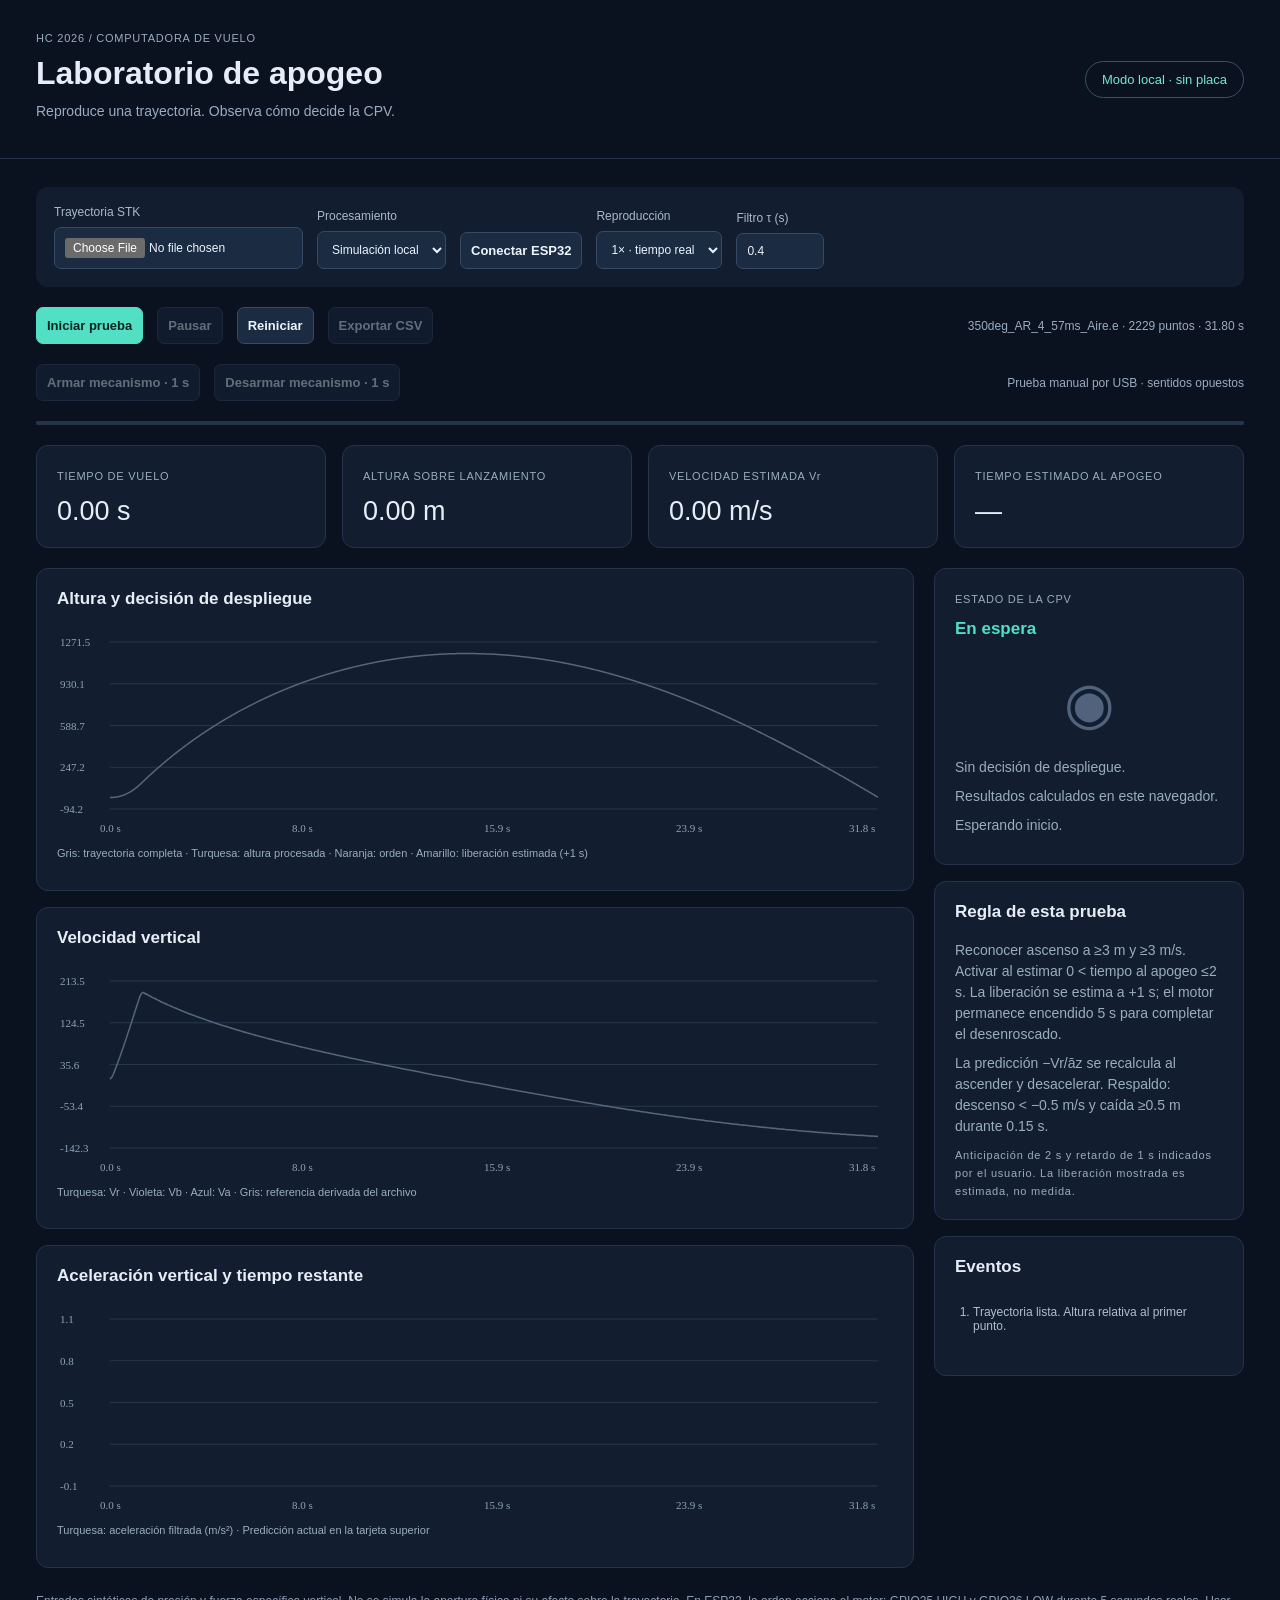
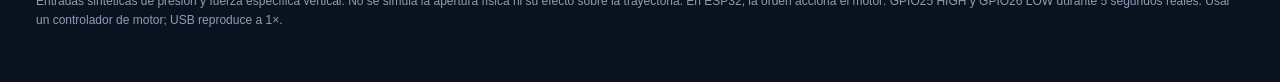
<file: SIM/index.html>
<!doctype html><html lang="es"><meta charset="utf-8"><meta name="viewport" content="width=device-width,initial-scale=1"><title>CPV · Laboratorio de apogeo</title><link rel="stylesheet" href="style.css">
<body><header><div><small>HC 2026 / COMPUTADORA DE VUELO</small><h1>Laboratorio de apogeo</h1><p>Reproduce una trayectoria. Observa cómo decide la CPV.</p></div><span id="connection" class="badge">Modo local · sin placa</span></header>
<main><section class="controls"><label>Trayectoria STK <input id="file" type="file" accept=".e"></label><label>Procesamiento <select id="mode"><option value="local">Simulación local</option><option value="serial">ESP32 por USB</option></select></label><button id="connect">Conectar ESP32</button><label>Reproducción <select id="speed"><option value="0.5">0.5×</option><option value="1" selected>1× · tiempo real</option><option value="2">2×</option><option value="5">5×</option></select></label><label>Filtro τ (s)<input id="tau" type="number" min="0.02" max="5" step="0.02" value="0.4"></label></section>
<section class="runbar"><button class="primary" id="start" disabled>Iniciar prueba</button><button id="pause" disabled>Pausar</button><button id="reset">Reiniciar</button><button id="export" disabled>Exportar CSV</button><span id="fileInfo">Cargando trayectoria…</span></section>
<section class="runbar"><button id="manualArm" disabled>Armar mecanismo · 1 s</button><button id="manualDisarm" disabled>Desarmar mecanismo · 1 s</button><span>Prueba manual por USB · sentidos opuestos</span></section>
<div class="progress"><div id="progress"></div></div>
<section class="metrics"><article><small>TIEMPO DE VUELO</small><strong id="time">0.00 s</strong></article><article><small>ALTURA SOBRE LANZAMIENTO</small><strong id="height">0.00 m</strong></article><article><small>VELOCIDAD ESTIMADA Vr</small><strong id="velocity">0.00 m/s</strong></article><article><small>TIEMPO ESTIMADO AL APOGEO</small><strong id="eta">—</strong></article></section>
<section class="dashboard"><div class="plots"><article><h2>Altura y decisión de despliegue</h2><canvas id="altChart"></canvas><p class="legend">Gris: trayectoria completa · Turquesa: altura procesada · Naranja: orden · Amarillo: liberación estimada (+1 s)</p></article><article><h2>Velocidad vertical</h2><canvas id="velChart"></canvas><p class="legend">Turquesa: Vr · Violeta: Vb · Azul: Va · Gris: referencia derivada del archivo</p></article><article><h2>Aceleración vertical y tiempo restante</h2><canvas id="accChart"></canvas><p class="legend">Turquesa: aceleración filtrada (m/s²) · Predicción actual en la tarjeta superior</p></article></div>
<aside><article><small>ESTADO DE LA CPV</small><h2 id="state">En espera</h2><div id="chute" class="chute">◉</div><p id="decision">Sin decisión de despliegue.</p><p id="source">Resultados calculados en este navegador.</p><p id="timing">Esperando inicio.</p></article><article><h2>Regla de esta prueba</h2><p>Reconocer ascenso a ≥3 m y ≥3 m/s. Activar al estimar 0 &lt; tiempo al apogeo ≤2 s. La liberación se estima a +1 s; el motor permanece encendido 5 s para completar el desenroscado.</p><p>La predicción −Vr/āz se recalcula al ascender y desacelerar. Respaldo: descenso &lt; −0.5 m/s y caída ≥0.5 m durante 0.15 s.</p><small>Anticipación de 2 s y retardo de 1 s indicados por el usuario. La liberación mostrada es estimada, no medida.</small></article><article><h2>Eventos</h2><ol id="events"></ol></article></aside></section>
<footer>Entradas sintéticas de presión y fuerza específica vertical. No se simula la apertura física ni su efecto sobre la trayectoria. En ESP32, la orden acciona el motor: GPIO25 HIGH y GPIO26 LOW durante 5 segundos reales. Usar un controlador de motor; USB reproduce a 1×.</footer></main><script type="module" src="app.mjs"></script></body></html>
</file>
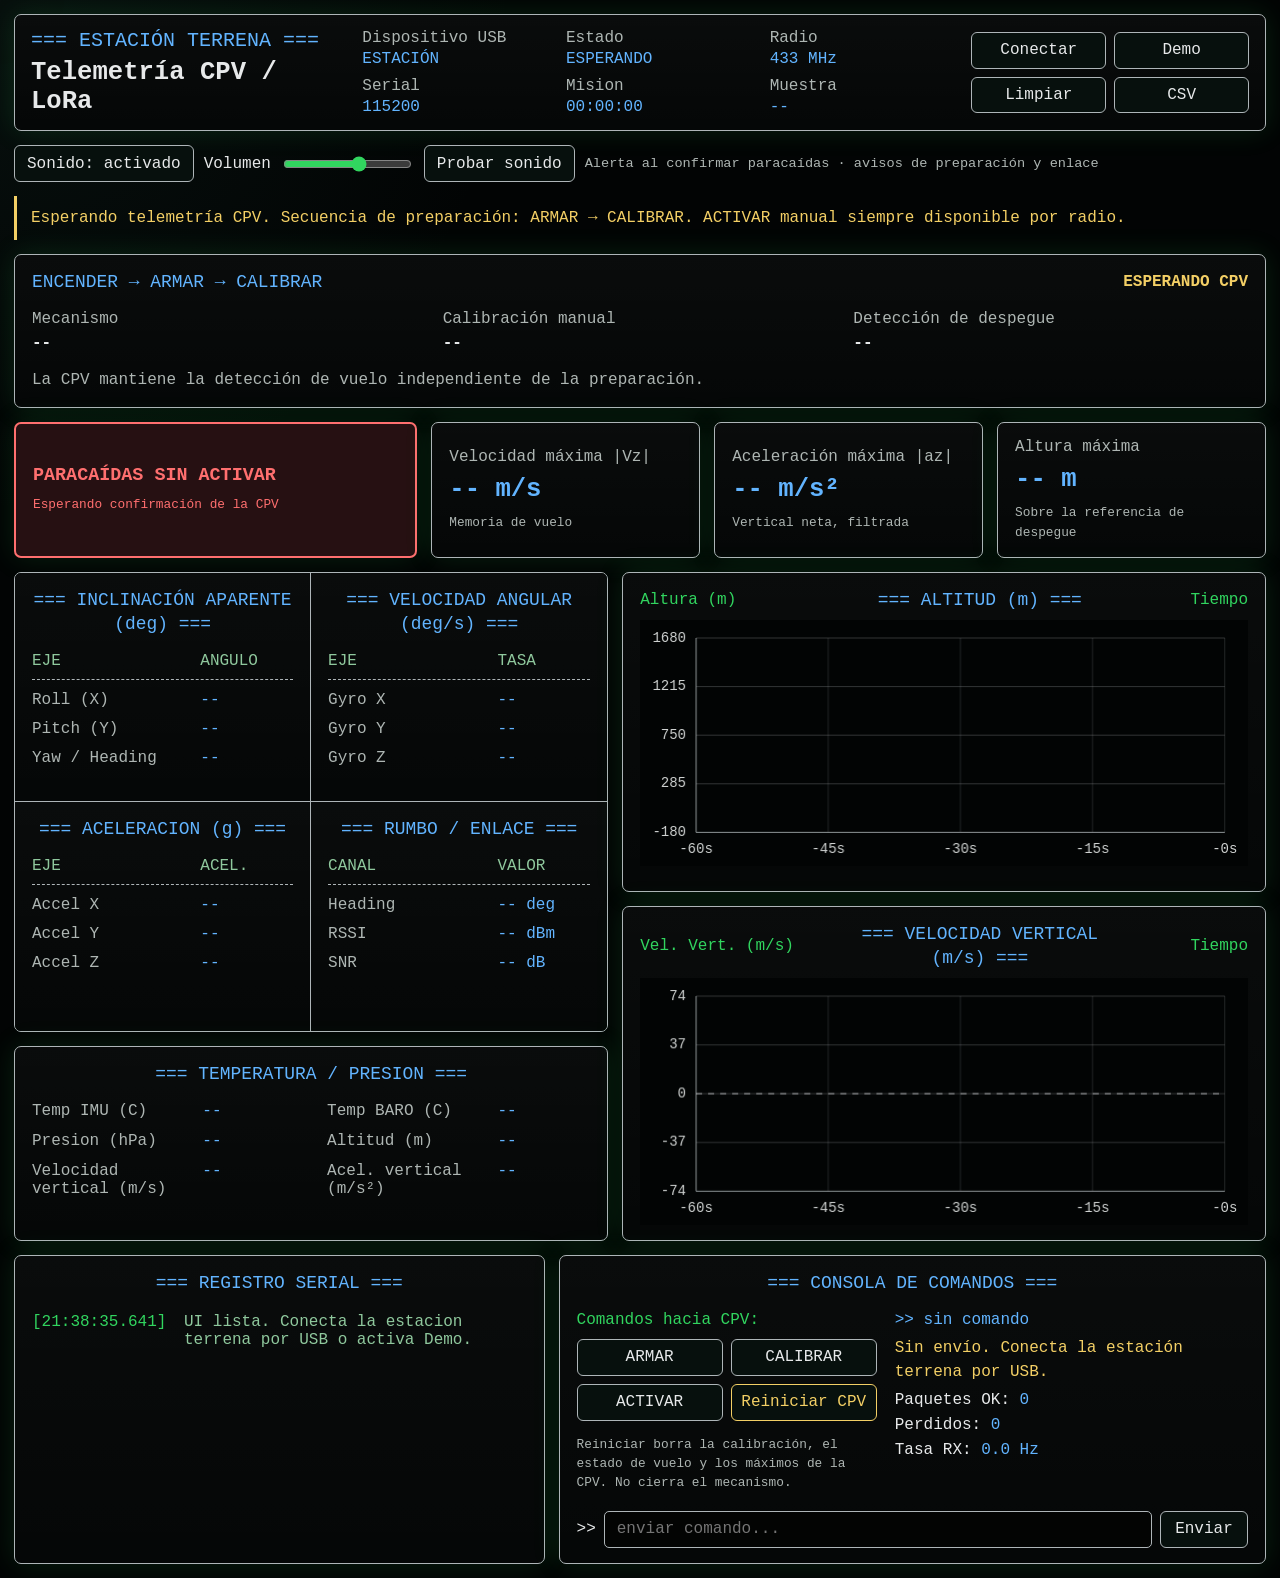
<file: ui/index.html>
<!doctype html>
<html lang="es">
  <head>
    <meta charset="utf-8">
    <meta name="viewport" content="width=device-width, initial-scale=1">
    <title>Comandos y telemetría CPV LoRa</title>
    <link rel="stylesheet" href="styles.css">
    <script src="sounds.js" defer></script>
    <script src="app.js" defer></script>
  </head>
  <body>
    <main class="telemetry-shell">
      <header class="topbar">
        <div class="title-block">
          <p class="terminal-title">=== ESTACIÓN TERRENA ===</p>
          <h1>Telemetría CPV / LoRa</h1>
        </div>

        <div class="status-strip" aria-label="Estado del sistema">
          <div><span>Dispositivo USB</span><strong id="deviceName">ESTACIÓN</strong></div>
          <div><span>Estado</span><strong id="connectionState" class="warn">ESPERANDO</strong></div>
          <div><span>Radio</span><strong id="radioFrequency">433 MHz</strong></div>
          <div><span>Serial</span><strong id="serialBaud">115200</strong></div>
          <div><span>Mision</span><strong id="missionTime">00:00:00</strong></div>
          <div><span>Muestra</span><strong id="sampleCount">0</strong></div>
        </div>

        <div class="toolbar" aria-label="Controles de conexion">
          <button id="connectSerial" type="button">Conectar</button>
          <button id="demoMode" type="button">Demo</button>
          <button id="clearData" type="button">Limpiar</button>
          <button id="exportCsv" type="button">CSV</button>
        </div>
      </header>

      <div class="audio-controls" aria-label="Sonidos de la estación">
        <button id="toggleSound" type="button" aria-pressed="true">Sonido: activado</button>
        <label for="soundVolume">Volumen</label>
        <input id="soundVolume" type="range" min="0" max="100" value="60">
        <button id="testSound" type="button">Probar sonido</button>
        <span>Alerta al confirmar paracaídas · avisos de preparación y enlace</span>
      </div>

      <p id="telemetryNote" class="telemetry-note" role="status">Esperando telemetría de la CPV.</p>
      <section id="preparationPanel" class="panel preparation-panel" aria-label="Preparación para el vuelo">
        <div class="preparation-heading">
          <h2>ENCENDER → ARMAR → CALIBRAR</h2>
          <strong id="preparationState" class="warn" role="status">ESPERANDO CPV</strong>
        </div>
        <div class="preparation-grid">
          <div><span>Mecanismo</span><strong id="armingState">--</strong></div>
          <div><span>Calibración manual</span><strong id="calibrationState">--</strong></div>
          <div><span>Detección de despegue</span><strong id="flightWatchState">--</strong></div>
        </div>
        <p id="preparationDetail">La CPV mantiene la detección de vuelo independiente de la preparación.</p>
      </section>
      <section class="flight-summary" aria-label="Paracaídas y memoria de vuelo">
        <article id="parachutePanel" class="panel parachute-panel pending" role="status">
          <strong id="parachuteState">PARACAÍDAS SIN ACTIVAR</strong>
          <span id="parachuteDetail">Esperando confirmación de la CPV</span>
        </article>
        <article class="panel peak-panel">
          <span>Velocidad máxima |Vz|</span><strong id="maxSpeed">-- m/s</strong>
          <small>Memoria de vuelo</small>
        </article>
        <article class="panel peak-panel">
          <span>Aceleración máxima |az|</span><strong id="maxAcceleration">-- m/s²</strong>
          <small>Vertical neta, filtrada</small>
        </article>
        <article class="panel peak-panel">
          <span>Altura máxima</span><strong id="maxAltitude">-- m</strong>
          <small>Sobre la referencia de despegue</small>
        </article>
      </section>
      <section class="dashboard-grid">
        <section class="sensor-column" aria-label="Datos instantaneos">
          <div class="sensor-grid">
            <article class="panel">
              <h2>=== INCLINACIÓN APARENTE (deg) ===</h2>
              <div class="metric-table">
                <div class="metric-head"><span>EJE</span><span>ANGULO</span></div>
                <div><span>Roll (X)</span><strong id="rollValue">0.00</strong></div>
                <div><span>Pitch (Y)</span><strong id="pitchValue">0.00</strong></div>
                <div><span>Yaw / Heading</span><strong id="yawValue">0.00</strong></div>
              </div>
            </article>

            <article class="panel">
              <h2>=== VELOCIDAD ANGULAR (deg/s) ===</h2>
              <div class="metric-table">
                <div class="metric-head"><span>EJE</span><span>TASA</span></div>
                <div><span>Gyro X</span><strong id="gyroX">0.0</strong></div>
                <div><span>Gyro Y</span><strong id="gyroY">0.0</strong></div>
                <div><span>Gyro Z</span><strong id="gyroZ">0.0</strong></div>
              </div>
            </article>

            <article class="panel">
              <h2>=== ACELERACION (g) ===</h2>
              <div class="metric-table">
                <div class="metric-head"><span>EJE</span><span>ACEL.</span></div>
                <div><span>Accel X</span><strong id="accX">0.00</strong></div>
                <div><span>Accel Y</span><strong id="accY">0.00</strong></div>
                <div><span>Accel Z</span><strong id="accZ">0.00</strong></div>
              </div>
            </article>

            <article class="panel">
              <h2>=== RUMBO / ENLACE ===</h2>
              <div class="metric-table">
                <div class="metric-head"><span>CANAL</span><span>VALOR</span></div>
                <div><span>Heading</span><strong id="headingValue">0.0 deg</strong></div>
                <div><span>RSSI</span><strong id="rssiValue">-- dBm</strong></div>
                <div><span>SNR</span><strong id="snrValue">-- dB</strong></div>
              </div>
            </article>
          </div>

          <article class="panel env-panel">
            <h2>=== TEMPERATURA / PRESION ===</h2>
            <div class="env-grid">
              <div><span>Temp IMU (C)</span><strong id="imuTemp">0.0</strong></div>
              <div><span>Temp BARO (C)</span><strong id="baroTemp">0.0</strong></div>
              <div><span>Presion (hPa)</span><strong id="pressureValue">0.0</strong></div>
              <div><span>Altitud (m)</span><strong id="altitudeNow">0.0</strong></div>
              <div><span>Velocidad vertical (m/s)</span><strong id="velocityNow">--</strong></div>
              <div><span>Acel. vertical (m/s²)</span><strong id="accelerationNow">--</strong></div>
            </div>
          </article>
        </section>

        <section class="chart-column" aria-label="Graficas">
          <article class="panel chart-panel">
            <div class="chart-heading">
              <span>Altura (m)</span>
              <h2>=== ALTITUD (m) ===</h2>
              <span>Tiempo</span>
            </div>
            <canvas id="altitudeChart" width="760" height="260" aria-label="Grafica de altitud"></canvas>
          </article>

          <article class="panel chart-panel">
            <div class="chart-heading">
              <span>Vel. Vert. (m/s)</span>
              <h2>=== VELOCIDAD VERTICAL (m/s) ===</h2>
              <span>Tiempo</span>
            </div>
            <canvas id="velocityChart" width="760" height="260" aria-label="Grafica de velocidad vertical"></canvas>
          </article>
        </section>

        <section class="bottom-grid">
          <article class="panel log-panel">
            <h2>=== REGISTRO SERIAL ===</h2>
            <ol id="serialLog" class="serial-log" aria-live="polite"></ol>
          </article>

          <article class="panel command-panel">
            <h2>=== CONSOLA DE COMANDOS ===</h2>
            <div class="command-body">
              <div class="command-help">
                <p>Comandos hacia CPV:</p>
                <button type="button" data-command="ARMAR">ARMAR</button>
                <button type="button" data-command="CALIBRAR">CALIBRAR</button>
                <button type="button" data-command="ACTIVAR">ACTIVAR</button>
                <button type="button" data-command="REINICIAR" class="reset-command">Reiniciar CPV</button>
                <p class="reset-help">Reiniciar borra la calibración, el estado de vuelo y los máximos de la CPV. No cierra el mecanismo.</p>
              </div>
              <div class="command-status">
                <p><span>&gt;&gt;</span> <strong id="lastCommand">sin comando</strong></p>
                <p id="commandResult" role="status">Sin envío. Conecta la estación terrena por USB.</p>
                <p>Paquetes OK: <strong id="packetsOk">0</strong></p>
                <p>Perdidos: <strong id="packetsLost">0</strong></p>
                <p>Tasa RX: <strong id="packetRate">0.0 Hz</strong></p>
              </div>
            </div>
            <form id="commandForm" class="command-form">
              <label for="commandInput">&gt;&gt;</label>
              <input id="commandInput" name="command" autocomplete="off" placeholder="enviar comando..." maxlength="30">
              <button type="submit">Enviar</button>
            </form>
          </article>
        </section>
      </section>
    </main>
  </body>
</html>
</file>
<file: SIM/style.css>
:root{color-scheme:dark;font-family:Segoe UI,Arial,sans-serif;color:#e6edf7;background:#0a1220}*{box-sizing:border-box}body{margin:0}header,main{max-width:1480px;margin:auto;padding:28px 36px}header{display:flex;justify-content:space-between;align-items:center;border-bottom:1px solid #263348}small{font-size:11px;letter-spacing:.07em;color:#9aacbf}h1{font-size:32px;margin:9px 0}h2{font-size:17px;margin:0 0 18px}p{color:#9aacbf;font-size:14px;line-height:1.5;margin:8px 0}.badge{padding:10px 16px;border-radius:30px;border:1px solid #325369;color:#72e7d2;font-size:13px}.controls,.runbar{display:flex;align-items:end;gap:14px;flex-wrap:wrap}.controls{background:#121e30;padding:18px;border-radius:12px}label{display:flex;flex-direction:column;gap:8px;font-size:12px;color:#a9b9cc}input,select,button{background:#1b2b42;border:1px solid #364a65;border-radius:7px;color:#ecf4ff;padding:10px;font:inherit}input[type=file]{max-width:270px}input[type=number]{width:88px}button{cursor:pointer;font-size:13px;font-weight:600}button:disabled{opacity:.4;cursor:default}.primary{background:#52e0c4;color:#092321;border-color:#52e0c4}.runbar{margin:20px 0;align-items:center}.runbar span{font-size:12px;color:#9aacbf;margin-left:auto}.progress{height:4px;background:#263348;border-radius:4px}.progress div{height:100%;background:#52e0c4;width:0}.metrics{display:grid;grid-template-columns:repeat(4,1fr);gap:16px;margin:20px 0}.metrics article,article{background:#121e30;border:1px solid #243349;border-radius:12px;padding:20px}.metrics strong{display:block;font-size:27px;margin-top:12px;font-weight:500}.dashboard{display:grid;grid-template-columns:minmax(0,1fr) 310px;gap:20px}.plots,aside{display:flex;flex-direction:column;gap:16px}canvas{display:block;width:100%;height:210px}.legend{font-size:11px}.chute{font-size:58px;text-align:center;color:#51637c;padding:12px}.chute.fired{color:#ffb066}#state{color:#52e0c4;margin-top:12px}#events{padding-left:18px;font-size:12px;color:#aebed0;max-height:240px;overflow:auto}#events li{margin:10px 0}footer{font-size:12px;color:#8c9eb5;line-height:1.6;margin:24px 0}@media(max-width:950px){.metrics{grid-template-columns:repeat(2,1fr)}.dashboard{grid-template-columns:1fr}header,main{padding:20px}header{gap:16px;flex-wrap:wrap}}
</file>
<file: ui/styles.css>
:root {
  --bg: #020404;
  --panel: #050707;
  --panel-soft: #08100e;
  --line: #aeb5b8;
  --line-soft: rgba(174, 181, 184, 0.38);
  --text: #e7e9ea;
  --muted: #aeb6b3;
  --green: #31d55f;
  --green-dim: #8fc89d;
  --blue: #62b4ff;
  --amber: #f3cf65;
  --red: #ff6f6f;
  --shadow: rgba(49, 213, 95, 0.14);
}

.telemetry-note {
  border-left: 3px solid var(--amber);
  padding: 10px 14px;
  margin: 0;
  color: var(--amber);
  line-height: 1.5;
}
#commandResult { line-height: 1.5; color: var(--amber); }
.audio-controls { display: flex; flex-wrap: wrap; align-items: center; gap: 10px; }
.audio-controls button { padding: 0 12px; }
.audio-controls span { color: var(--muted); font-size: .85rem; }
.audio-controls input { max-width: 150px; accent-color: var(--green); }
.reset-command { border-color: var(--amber); color: var(--amber); }
.command-help .reset-help { color: var(--muted); font-size: .8rem; line-height: 1.5; margin-top: 6px; }
.preparation-heading { display: flex; flex-wrap: wrap; align-items: center; justify-content: space-between; gap: 12px; }
.preparation-grid { display: grid; grid-template-columns: repeat(3, minmax(0, 1fr)); gap: 16px; margin-top: 16px; }
.preparation-grid div { display: grid; gap: 6px; }
.preparation-grid span, #preparationDetail { color: var(--muted); }
#preparationDetail { margin-bottom: 0; line-height: 1.5; }

.flight-summary {
  display: grid;
  grid-template-columns: minmax(18rem, 1.5fr) repeat(3, minmax(0, 1fr));
  gap: 14px;
}
.parachute-panel, .peak-panel { display: grid; align-content: center; gap: 9px; }
.parachute-panel.pending { border: 2px solid var(--red); background: #261012; color: var(--red); }
.parachute-panel.deployed { border: 2px solid var(--green); background: #0c2915; color: var(--green); }
.parachute-panel strong { font-size: 1.15rem; }
.parachute-panel span, .peak-panel small { font-size: .8rem; line-height: 1.5; }
.peak-panel span, .peak-panel small { color: var(--muted); }
.peak-panel strong { color: var(--blue); font-size: 1.6rem; }

* {
  box-sizing: border-box;
}

html,
body {
  margin: 0;
  min-height: 100%;
  background: radial-gradient(circle at top left, rgba(36, 87, 72, 0.14), transparent 32rem), var(--bg);
  color: var(--text);
  font-family: "Cascadia Mono", "Consolas", "Courier New", monospace;
  letter-spacing: 0;
}

button,
input {
  font: inherit;
}

button {
  min-height: 2.3rem;
  border: 1px solid var(--line);
  border-radius: 6px;
  background: #07100d;
  color: var(--text);
  cursor: pointer;
  transition: border-color 120ms ease, color 120ms ease, background 120ms ease;
}

button:hover,
button:focus-visible {
  border-color: var(--green);
  color: var(--green);
  outline: none;
}

button.active {
  border-color: var(--green);
  background: rgba(49, 213, 95, 0.13);
  color: var(--green);
}

.telemetry-shell {
  width: min(100%, 1540px);
  min-height: 100vh;
  margin: 0 auto;
  padding: 14px;
  display: grid;
  gap: 14px;
}

.topbar,
.panel {
  border: 1px solid var(--line);
  border-radius: 7px;
  background: linear-gradient(180deg, rgba(255, 255, 255, 0.018), rgba(255, 255, 255, 0)), var(--panel);
  box-shadow: 0 0 28px var(--shadow);
}

.topbar {
  display: grid;
  grid-template-columns: minmax(16rem, 0.8fr) minmax(26rem, 1.5fr) minmax(17rem, 0.7fr);
  gap: 14px;
  align-items: center;
  padding: 14px 16px;
}

.terminal-title,
.panel h2,
.chart-heading h2 {
  margin: 0;
  color: var(--blue);
  font-weight: 500;
}

.terminal-title {
  font-size: clamp(0.95rem, 1.6vw, 1.25rem);
}

h1 {
  margin: 0.35rem 0 0;
  font-size: clamp(1.1rem, 2vw, 1.65rem);
  font-weight: 600;
}

.status-strip {
  display: grid;
  grid-template-columns: repeat(3, minmax(0, 1fr));
  gap: 9px 16px;
  min-width: 0;
}

.status-strip div,
.env-grid div,
.command-status p {
  min-width: 0;
}

.status-strip span,
.env-grid span,
.metric-table span {
  color: var(--muted);
}

.status-strip strong,
.env-grid strong,
.metric-table strong,
.command-status strong {
  color: var(--blue);
  font-weight: 500;
  word-break: break-word;
}

.status-strip div {
  display: grid;
  gap: 0.2rem;
}

.status-strip .ok,
.ok {
  color: var(--green);
}

.warn {
  color: var(--amber);
}

.bad {
  color: var(--red);
}

.toolbar {
  display: grid;
  grid-template-columns: repeat(2, minmax(0, 1fr));
  gap: 8px;
}

.dashboard-grid {
  display: grid;
  grid-template-columns: minmax(28rem, 0.96fr) minmax(34rem, 1.04fr);
  gap: 14px;
}

.sensor-column,
.chart-column {
  display: grid;
  gap: 14px;
}

.sensor-grid {
  display: grid;
  grid-template-columns: repeat(2, minmax(0, 1fr));
  gap: 0;
  border: 1px solid var(--line);
  border-radius: 7px;
  overflow: hidden;
  background: var(--panel);
}

.sensor-grid .panel {
  min-height: 13.5rem;
  border: 0;
  border-radius: 0;
  box-shadow: none;
}

.sensor-grid .panel:nth-child(odd) {
  border-right: 1px solid var(--line);
}

.sensor-grid .panel:nth-child(-n + 2) {
  border-bottom: 1px solid var(--line);
}

.panel {
  min-width: 0;
  padding: 15px 17px;
}

.panel h2 {
  text-align: center;
  font-size: clamp(0.98rem, 1.4vw, 1.15rem);
  line-height: 1.35;
}

.metric-table {
  margin-top: 1rem;
  display: grid;
  gap: 0.7rem;
}

.metric-table > div,
.env-grid div {
  display: grid;
  grid-template-columns: minmax(0, 1fr) minmax(5.8rem, auto);
  align-items: baseline;
  gap: 1rem;
}

.metric-head {
  padding-bottom: 0.55rem;
  border-bottom: 1px dashed var(--line);
}

.metric-head span {
  color: var(--green-dim);
}

.env-panel {
  min-height: 7.6rem;
}

.env-grid {
  margin-top: 1rem;
  display: grid;
  grid-template-columns: repeat(2, minmax(0, 1fr));
  gap: 0.75rem 2rem;
}

.chart-panel {
  min-height: 20rem;
}

.chart-heading {
  display: grid;
  grid-template-columns: minmax(6rem, 0.65fr) minmax(13rem, 1fr) minmax(5rem, 0.4fr);
  gap: 0.7rem;
  align-items: center;
}

.chart-heading span {
  color: var(--green);
}

.chart-heading span:last-child {
  text-align: right;
}

canvas {
  display: block;
  width: 100%;
  height: 15.4rem;
  margin-top: 0.5rem;
}

.bottom-grid {
  grid-column: 1 / -1;
  display: grid;
  grid-template-columns: minmax(22rem, 0.75fr) minmax(26rem, 1fr);
  gap: 14px;
}

.log-panel,
.command-panel {
  min-height: 16.5rem;
}

.serial-log {
  min-height: 11.5rem;
  max-height: 13rem;
  margin: 0.95rem 0 0;
  padding: 0;
  list-style: none;
  overflow: auto;
  color: var(--green-dim);
}

.serial-log li {
  display: grid;
  grid-template-columns: 8.5rem minmax(0, 1fr);
  gap: 1rem;
  padding: 0.18rem 0;
}

.serial-log time {
  color: var(--green);
}

.serial-log span {
  overflow-wrap: anywhere;
}

.command-body {
  display: grid;
  grid-template-columns: minmax(13rem, 0.85fr) minmax(13rem, 1fr);
  gap: 18px;
  margin-top: 1rem;
}

.command-help {
  display: grid;
  grid-template-columns: repeat(2, minmax(0, 1fr));
  gap: 8px;
  align-content: start;
}

.command-help p {
  grid-column: 1 / -1;
  margin: 0 0 0.15rem;
  color: var(--green);
}

.command-status p {
  margin: 0 0 0.45rem;
}

.command-status span {
  color: var(--blue);
}

.command-form {
  display: grid;
  grid-template-columns: auto minmax(0, 1fr) minmax(5.5rem, auto);
  gap: 8px;
  align-items: center;
  margin-top: 1rem;
}

.command-form label {
  color: var(--text);
}

.command-form input {
  min-height: 2.35rem;
  min-width: 0;
  border: 1px solid var(--line);
  border-radius: 5px;
  background: #030403;
  color: var(--text);
  padding: 0 0.75rem;
}

.command-form input:focus {
  border-color: var(--green);
  outline: none;
}

@media (max-width: 1120px) {
  .flight-summary { grid-template-columns: repeat(2, minmax(0, 1fr)); }
  .topbar,
  .dashboard-grid,
  .bottom-grid {
    grid-template-columns: 1fr;
  }

  .toolbar {
    grid-template-columns: repeat(4, minmax(0, 1fr));
  }

  .bottom-grid {
    grid-column: auto;
  }
}

@media (max-width: 720px) {
  .preparation-grid { grid-template-columns: 1fr; }
  .flight-summary { grid-template-columns: 1fr; }
  .telemetry-shell {
    padding: 9px;
  }

  .status-strip,
  .sensor-grid,
  .env-grid,
  .toolbar,
  .command-body,
  .command-help {
    grid-template-columns: 1fr;
  }

  .sensor-grid .panel {
    border-right: 0;
    border-bottom: 1px solid var(--line);
  }

  .sensor-grid .panel:last-child {
    border-bottom: 0;
  }

  .chart-heading {
    grid-template-columns: 1fr;
  }

  .chart-heading h2,
  .chart-heading span,
  .chart-heading span:last-child {
    text-align: left;
  }

  .serial-log li {
    grid-template-columns: 1fr;
    gap: 0.15rem;
  }
}
</file>
